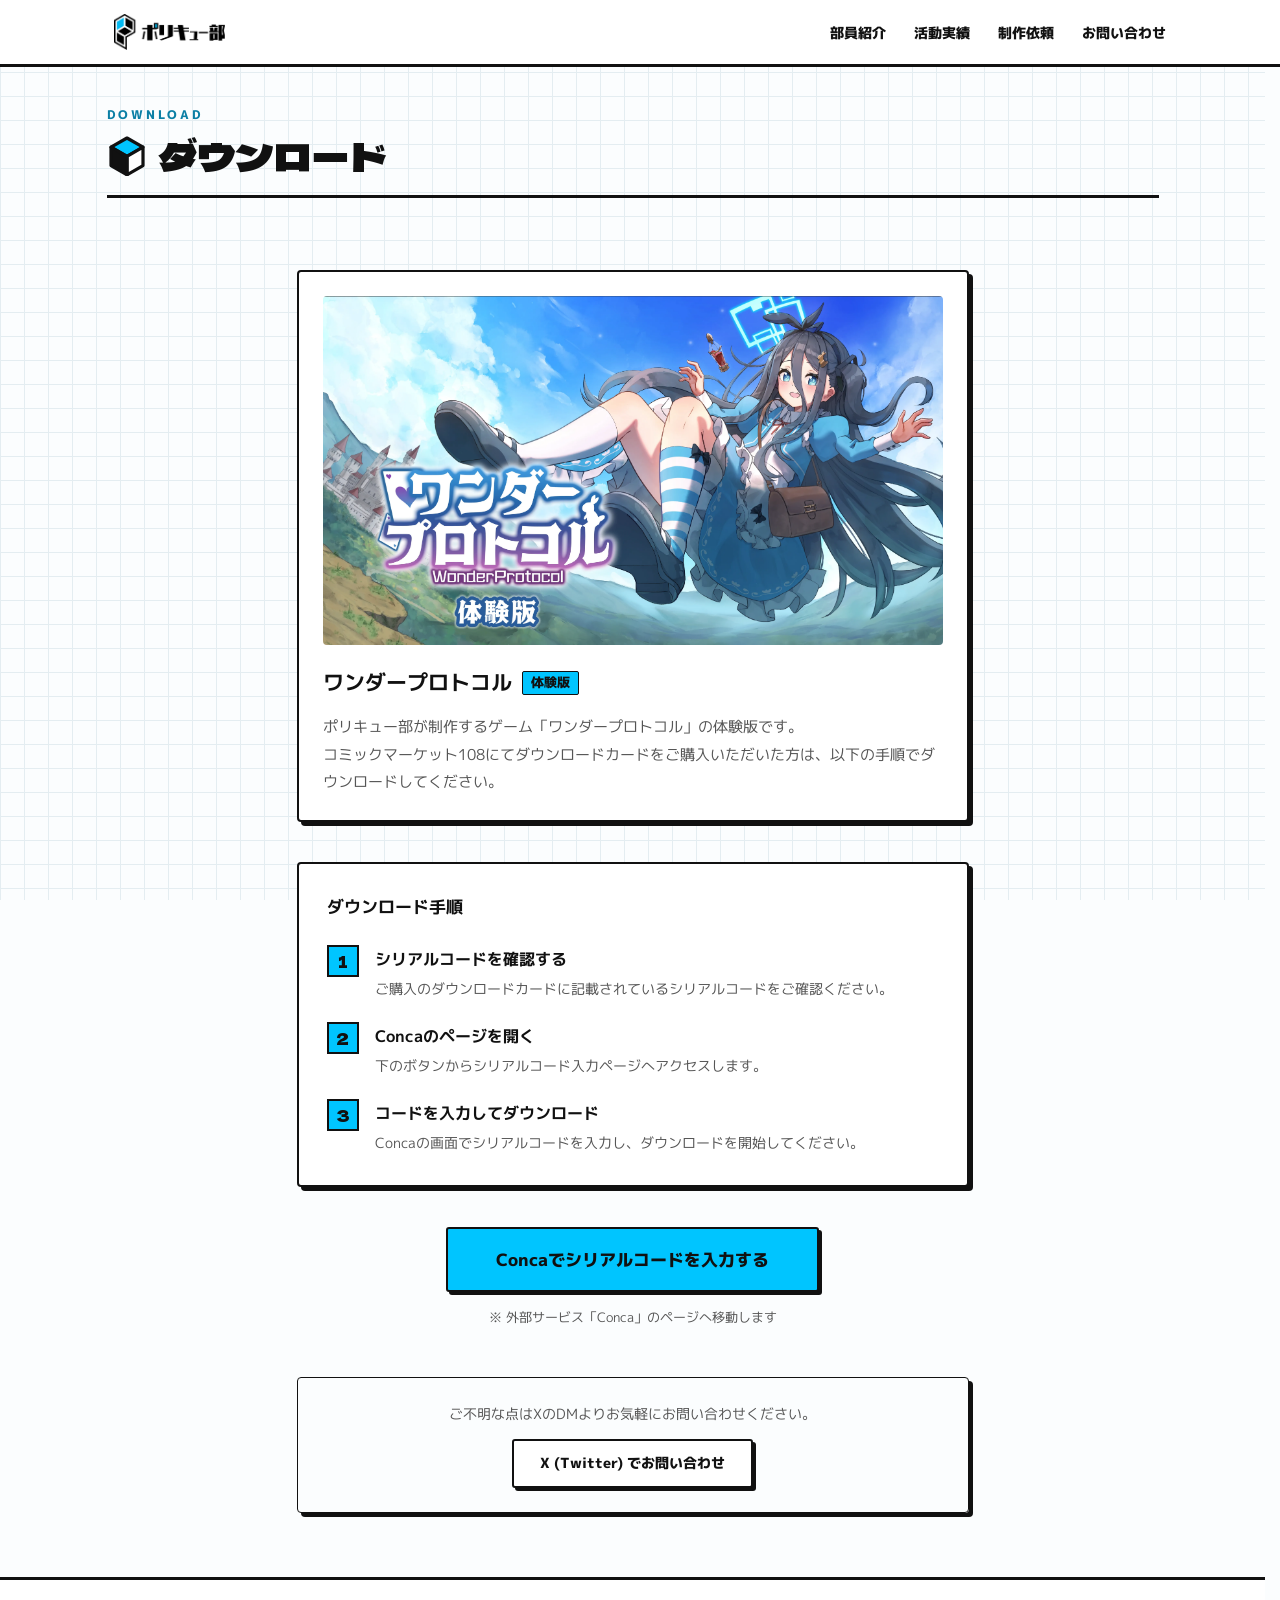
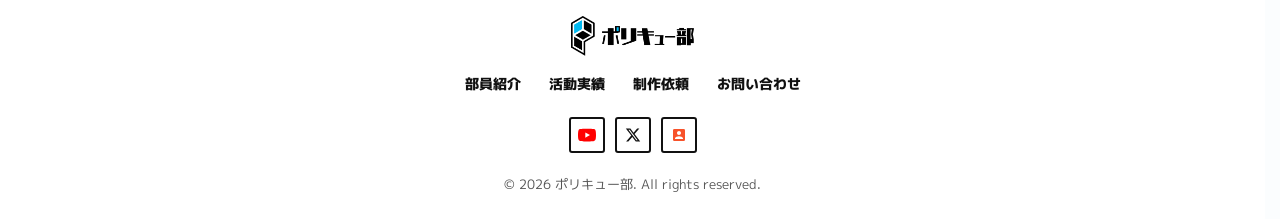
<file: c108download.html>
<!DOCTYPE html>
<html lang="ja">
<head>
  <meta charset="UTF-8">
  <meta name="viewport" content="width=device-width, initial-scale=1.0">
  <meta name="robots" content="noindex, noai, noimageai">
  <meta name="description" content="ワンダープロトコル体験版 ダウンロードカード購入者向けページ">
  <meta property="og:type" content="website">
  <meta property="og:site_name" content="ポリキュー部">
  <meta property="og:title" content="ダウンロードカード | ポリキュー部">
  <meta property="og:description" content="ワンダープロトコル体験版 ダウンロードカード購入者向けページ">
  <meta property="og:image" content="https://polycube-3dcg.github.io/polycube-hp/images/logo_initialize_.webp">
  <meta property="og:url" content="https://polycube-3dcg.github.io/polycube-hp/c108download.html">
  <meta name="twitter:card" content="summary_large_image">
  <meta name="twitter:site" content="@Polycube_3DCG">
  <title>ダウンロードカード | ポリキュー部</title>
  <link rel="stylesheet" href="css/style.css">
  <style>
    .card:hover { transform: none; box-shadow: var(--shadow-card); }
  </style>
</head>
<body>

  <nav>
    <div class="nav-inner">
      <a href="index.html" class="nav-logo">
        <img src="images/logo.webp" alt="ポリキュー部" class="nav-logo-img">
      </a>
      <ul class="nav-links">
        <li><a href="members.html">部員紹介</a></li>
        <li><a href="achievements.html">活動実績</a></li>
        <li><a href="commission.html">制作依頼</a></li>
        <li><a href="contact.html">お問い合わせ</a></li>
      </ul>
      <button class="nav-hamburger" id="nav-hamburger" aria-label="メニューを開く" aria-expanded="false">
        <span></span><span></span><span></span>
      </button>
    </div>
  </nav>

  <div class="page-header">
    <div class="container">
      <h1 class="section-title">ダウンロード</h1>
      <span class="page-header-rule"></span>
      <p class="section-subtitle">Download</p>
    </div>
  </div>

  <section>
    <div class="container" style="max-width: 720px;">

      <!-- 商品紹介 -->
      <div class="card" style="margin-bottom: 40px;">
        <img src="images/c108.webp" alt="コミックマーケット108 ワンダープロトコル体験版"
             style="width: 100%; display: block; border-radius: var(--radius); max-height: 360px; object-fit: cover; object-position: center;">
        <div style="padding: 20px 0 0;">
          <div style="display: flex; align-items: center; gap: 10px; margin-bottom: 12px;">
            <h2 style="font-size: 1.3rem; font-weight: 700; margin: 0;"><span translate="no">ワンダープロトコル</span></h2>
            <span class="tag tag-main" style="font-size: 0.8rem;">体験版</span>
          </div>
          <p style="font-size: 0.95rem; color: var(--color-text-muted); line-height: 1.8;">
            <span translate="no">ポリキュー部</span>が制作するゲーム「<span translate="no">ワンダープロトコル</span>」の体験版です。<br>
            コミックマーケット108にてダウンロードカードをご購入いただいた方は、以下の手順でダウンロードしてください。
          </p>
        </div>
      </div>

      <!-- ダウンロード手順 -->
      <div class="card" style="margin-bottom: 40px; padding: 28px;">
        <h3 style="font-size: 1.05rem; font-weight: 700; margin-bottom: 24px;">ダウンロード手順</h3>
        <ol style="list-style: none; padding: 0; margin: 0; display: flex; flex-direction: column; gap: 20px;">
          <li style="display: flex; gap: 16px; align-items: flex-start;">
            <span class="step-num">1</span>
            <div>
              <div style="font-weight: 600; margin-bottom: 4px;">シリアルコードを確認する</div>
              <div style="font-size: 0.9rem; color: var(--color-text-muted);">ご購入のダウンロードカードに記載されているシリアルコードをご確認ください。</div>
            </div>
          </li>
          <li style="display: flex; gap: 16px; align-items: flex-start;">
            <span class="step-num">2</span>
            <div>
              <div style="font-weight: 600; margin-bottom: 4px;">Concaのページを開く</div>
              <div style="font-size: 0.9rem; color: var(--color-text-muted);">下のボタンからシリアルコード入力ページへアクセスします。</div>
            </div>
          </li>
          <li style="display: flex; gap: 16px; align-items: flex-start;">
            <span class="step-num">3</span>
            <div>
              <div style="font-weight: 600; margin-bottom: 4px;">コードを入力してダウンロード</div>
              <div style="font-size: 0.9rem; color: var(--color-text-muted);">Concaの画面でシリアルコードを入力し、ダウンロードを開始してください。</div>
            </div>
          </li>
        </ol>
      </div>

      <!-- ダウンロードボタン -->
      <div style="text-align: center; margin-bottom: 48px;">
        <!-- ▼ href の "#" を Conca のシリアルコード入力ページURL に変更してください -->
        <a href="https://conca.cc/d/pjwp" target="_blank" rel="noopener" class="btn btn-primary" style="font-size: 1.05rem; padding: 16px 48px;">
          Concaでシリアルコードを入力する
        </a>
        <p style="font-size: 0.82rem; color: var(--color-text-muted); margin-top: 14px;">
          ※ 外部サービス「Conca」のページへ移動します
        </p>
      </div>

      <!-- お問い合わせ -->
      <div class="card" style="padding: 24px; text-align: center; background: transparent; border: 1px solid var(--color-border);">
        <p style="font-size: 0.9rem; color: var(--color-text-muted); margin-bottom: 12px;">
          ご不明な点はXのDMよりお気軽にお問い合わせください。
        </p>
        <a href="https://x.com/Polycube_3DCG" target="_blank" rel="noopener" class="btn btn-outline" style="font-size: 0.9rem;">
          X (Twitter) でお問い合わせ
        </a>
      </div>

    </div>
  </section>

  <footer>
    <div class="footer-inner">
      <img src="images/logo.webp" alt="ポリキュー部" class="footer-logo-img">
      <ul class="footer-nav">
        <li><a href="members.html">部員紹介</a></li>
        <li><a href="achievements.html">活動実績</a></li>
        <li><a href="commission.html">制作依頼</a></li>
        <li><a href="contact.html">お問い合わせ</a></li>
      </ul>
      <div class="footer-sns-row">
        <a href="https://www.youtube.com/@%E3%83%9D%E3%83%AA%E3%82%AD%E3%83%A5%E3%83%BC%E9%83%A8" target="_blank" rel="noopener" class="footer-sns-icon" aria-label="YouTube">
          <svg width="18" height="18" viewBox="0 0 24 24"><path fill="#ff0000" d="M23.5 6.2a3 3 0 0 0-2.1-2.1C19.5 3.5 12 3.5 12 3.5s-7.5 0-9.4.6A3 3 0 0 0 .5 6.2C0 8.1 0 12 0 12s0 3.9.5 5.8a3 3 0 0 0 2.1 2.1c1.9.6 9.4.6 9.4.6s7.5 0 9.4-.6a3 3 0 0 0 2.1-2.1C24 15.9 24 12 24 12s0-3.9-.5-5.8z"/><path fill="#fff" d="M9.75 15.5V8.5l6.25 3.5-6.25 3.5z"/></svg>
        </a>
        <a href="https://x.com/Polycube_3DCG" target="_blank" rel="noopener" class="footer-sns-icon" aria-label="X (Twitter)">
          <svg width="16" height="16" viewBox="0 0 24 24" fill="currentColor"><path d="M18.244 2.25h3.308l-7.227 8.26 8.502 11.24H16.17l-5.214-6.817L4.99 21.75H1.68l7.73-8.835L1.254 2.25H8.08l4.713 6.231zm-1.161 17.52h1.833L7.084 4.126H5.117z"/></svg>
        </a>
        <a href="https://polycube.booth.pm/" target="_blank" rel="noopener" class="footer-sns-icon" aria-label="Booth">
          <svg width="16" height="16" viewBox="0 0 24 24" fill="currentColor"><path d="M19 3H5a2 2 0 0 0-2 2v14a2 2 0 0 0 2 2h14a2 2 0 0 0 2-2V5a2 2 0 0 0-2-2zm-7 3c1.66 0 3 1.34 3 3s-1.34 3-3 3-3-1.34-3-3 1.34-3 3-3zm6 12H6v-1c0-2 4-3.1 6-3.1s6 1.1 6 3.1v1z"/></svg>
        </a>
      </div>
      <p class="footer-copy">&copy; 2026 <span translate="no">ポリキュー部</span>. All rights reserved.</p>
    </div>
  </footer>

  <script src="js/main.js"></script>
</body>
</html>
</file>
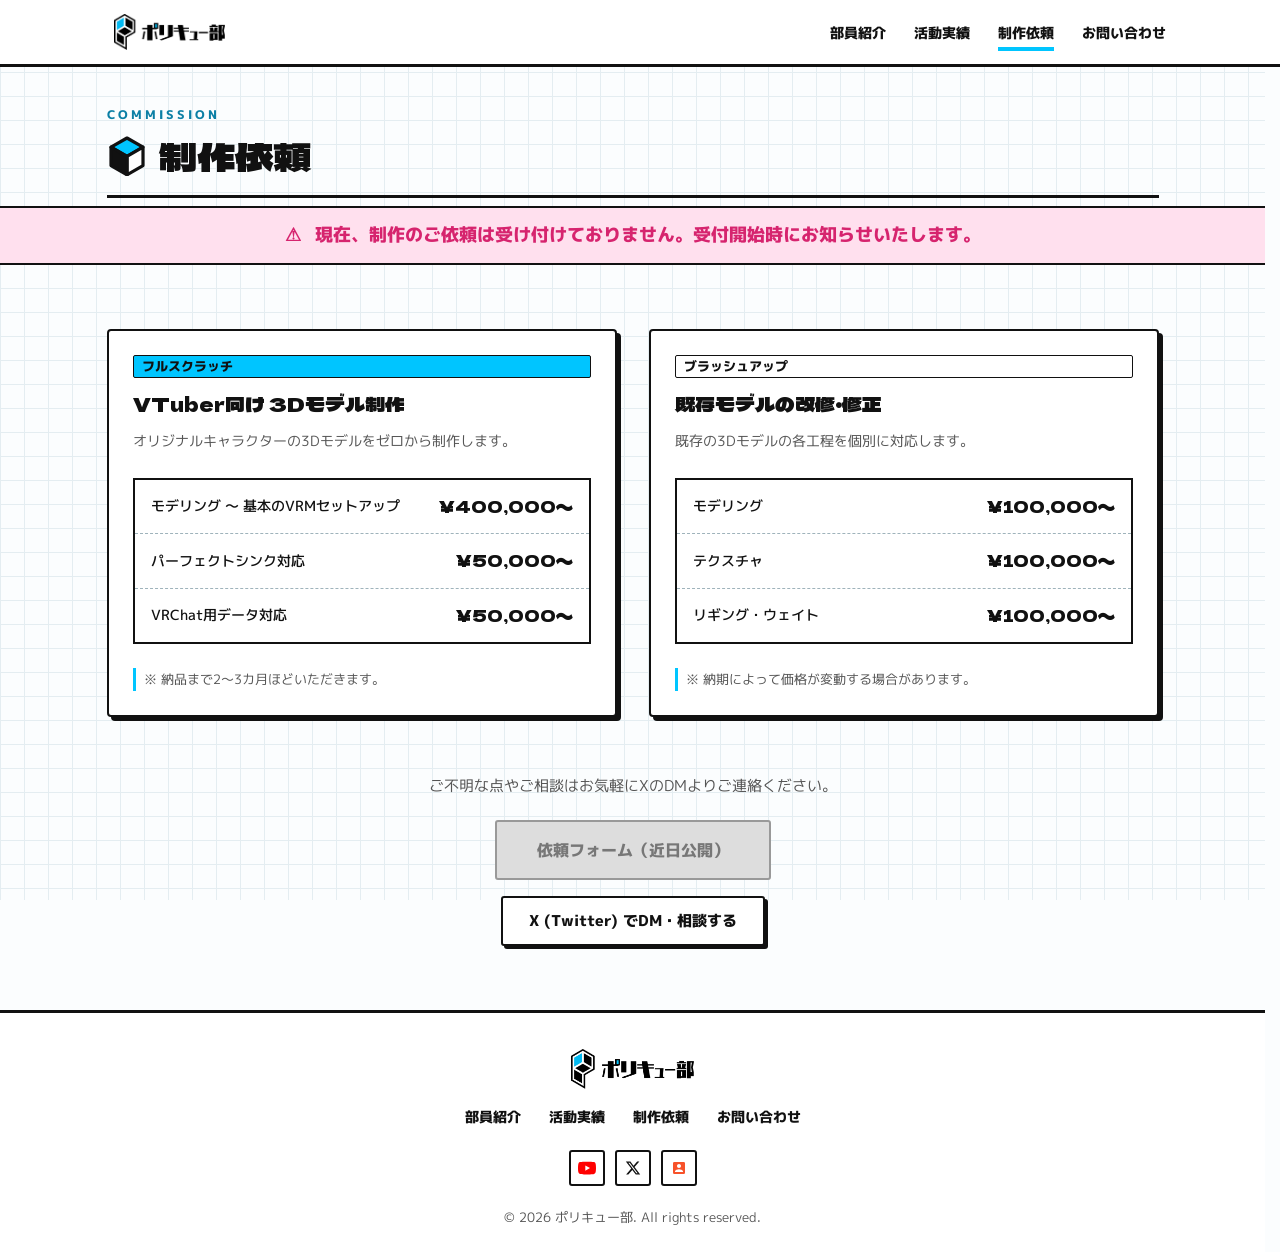
<file: commission.html>
<!DOCTYPE html>
<html lang="ja">
<head>
  <meta charset="UTF-8">
  <meta name="viewport" content="width=device-width, initial-scale=1.0">
  <meta name="robots" content="noai, noimageai">
  <meta name="description" content="ポリキュー部 - 制作依頼・料金案内">
  <meta property="og:type" content="website">
  <meta property="og:site_name" content="ポリキュー部">
  <meta property="og:title" content="制作依頼 | ポリキュー部">
  <meta property="og:description" content="3DCGモデル制作の依頼・料金案内ページです。">
  <meta property="og:image" content="https://polycube-3dcg.github.io/polycube-hp/images/logo_initialize_.webp">
  <meta property="og:url" content="https://polycube-3dcg.github.io/polycube-hp/commission.html">
  <meta name="twitter:card" content="summary_large_image">
  <meta name="twitter:site" content="@Polycube_3DCG">
  <title>制作依頼 | ポリキュー部</title>
  <link rel="stylesheet" href="css/style.css">
</head>
<body>

  <nav>
    <div class="nav-inner">
      <a href="index.html" class="nav-logo">
        <img src="images/logo.webp" alt="ポリキュー部" class="nav-logo-img">
      </a>
      <ul class="nav-links">
        <li><a href="members.html">部員紹介</a></li>
        <li><a href="achievements.html">活動実績</a></li>
        <li><a href="commission.html">制作依頼</a></li>
        <li><a href="contact.html">お問い合わせ</a></li>
      </ul>
      <button class="nav-hamburger" id="nav-hamburger" aria-label="メニューを開く" aria-expanded="false">
        <span></span><span></span><span></span>
      </button>
    </div>
  </nav>

  <div class="page-header">
    <div class="container">
      <h1 class="section-title">制作依頼</h1>
      <span class="page-header-rule"></span>
      <p class="section-subtitle">Commission</p>
    </div>
  </div>

  <!-- ▼ 受付状況バー：状況に応じて切り替える ▼ -->

  <!-- 受付中の時はこちらに切り替え
  <div class="commission-status-bar commission-status-bar--open">
    <div class="container">
      受付中
      <span class="commission-status-sub">着手開始時期：2026年9月～</span>
    </div>
  </div>
  -->

  <!-- 受付停止時（現在表示中） -->
  <div class="commission-status-bar">
    <div class="container">
      <span class="commission-status-icon">⚠</span>
      現在、制作のご依頼は受け付けておりません。受付開始時にお知らせいたします。
    </div>
  </div>

  <section>
    <div class="container">
      <div class="commission-layout">

        <!-- VTuber向けフルスクラッチ -->
        <div class="card commission-card">
          <div class="commission-card-header">
            <span class="tag tag-main" style="font-size:0.8rem;">フルスクラッチ</span>
            <h2 class="commission-title">VTuber向け 3Dモデル制作</h2>
            <p class="commission-desc">オリジナルキャラクターの3Dモデルをゼロから制作します。</p>
          </div>
          <div class="commission-items">
            <div class="commission-item">
              <div class="commission-item-name">モデリング ～ 基本のVRMセットアップ</div>
              <div class="commission-item-price">¥400,000〜</div>
            </div>
            <div class="commission-item">
              <div class="commission-item-name">パーフェクトシンク対応</div>
              <div class="commission-item-price">¥50,000〜</div>
            </div>
            <div class="commission-item">
              <div class="commission-item-name">VRChat用データ対応</div>
              <div class="commission-item-price">¥50,000〜</div>
            </div>
          </div>
          <p class="commission-note">※ 納品まで2〜3カ月ほどいただきます。</p>
        </div>

        <!-- ブラッシュアップ -->
        <div class="card commission-card">
          <div class="commission-card-header">
            <span class="tag tag-purple" style="font-size:0.8rem;">ブラッシュアップ</span>
            <h2 class="commission-title">既存モデルの改修・修正</h2>
            <p class="commission-desc">既存の3Dモデルの各工程を個別に対応します。</p>
          </div>
          <div class="commission-items">
            <div class="commission-item">
              <div class="commission-item-name">モデリング</div>
              <div class="commission-item-price">¥100,000〜</div>
            </div>
            <div class="commission-item">
              <div class="commission-item-name">テクスチャ</div>
              <div class="commission-item-price">¥100,000〜</div>
            </div>
            <div class="commission-item">
              <div class="commission-item-name">リギング・ウェイト</div>
              <div class="commission-item-price">¥100,000〜</div>
            </div>
          </div>
          <p class="commission-note">※ 納期によって価格が変動する場合があります。</p>
        </div>

      </div>

      <!-- 依頼ボタン -->
      <div style="text-align:center; margin-top:56px;">
        <p style="font-size:0.95rem; color:var(--color-text-muted); margin-bottom:20px;">
          ご不明な点やご相談はお気軽にXのDMよりご連絡ください。
        </p>
        <!-- 受付開始時はコメントアウトを外してspanを削除
        <a href="https://docs.google.com/forms/d/e/1FAIpQLSchhwswB7Pv5vmNMF-x2mRxb0qWkuF45n_u8TO_YKFjib921Q/viewform?usp=sharing&ouid=115923661382046268799" target="_blank" rel="noopener" class="btn btn-primary" style="font-size:1rem; padding:14px 40px;">
          依頼フォームを開く
        </a>
        -->
        <span class="btn btn-primary btn-disabled" style="font-size:1rem; padding:14px 40px;">
          依頼フォーム（近日公開）
        </span>
        <div style="margin-top:16px;">
          <a href="https://x.com/Polycube_3DCG" target="_blank" rel="noopener" class="btn btn-outline" style="font-size:0.95rem;">
            X (Twitter) でDM・相談する
          </a>
        </div>
      </div>
    </div>
  </section>

  <footer>
    <div class="footer-inner">
      <img src="images/logo.webp" alt="ポリキュー部" class="footer-logo-img">
      <ul class="footer-nav">
        <li><a href="members.html">部員紹介</a></li>
        <li><a href="achievements.html">活動実績</a></li>
        <li><a href="commission.html">制作依頼</a></li>
        <li><a href="contact.html">お問い合わせ</a></li>
      </ul>
      <div class="footer-sns-row">
        <a href="https://www.youtube.com/@%E3%83%9D%E3%83%AA%E3%82%AD%E3%83%A5%E3%83%BC%E9%83%A8" target="_blank" rel="noopener" class="footer-sns-icon" aria-label="YouTube">
          <svg width="18" height="18" viewBox="0 0 24 24"><path fill="#ff0000" d="M23.5 6.2a3 3 0 0 0-2.1-2.1C19.5 3.5 12 3.5 12 3.5s-7.5 0-9.4.6A3 3 0 0 0 .5 6.2C0 8.1 0 12 0 12s0 3.9.5 5.8a3 3 0 0 0 2.1 2.1c1.9.6 9.4.6 9.4.6s7.5 0 9.4-.6a3 3 0 0 0 2.1-2.1C24 15.9 24 12 24 12s0-3.9-.5-5.8z"/><path fill="#fff" d="M9.75 15.5V8.5l6.25 3.5-6.25 3.5z"/></svg>
        </a>
        <a href="https://x.com/Polycube_3DCG" target="_blank" rel="noopener" class="footer-sns-icon" aria-label="X (Twitter)">
          <svg width="16" height="16" viewBox="0 0 24 24" fill="currentColor"><path d="M18.244 2.25h3.308l-7.227 8.26 8.502 11.24H16.17l-5.214-6.817L4.99 21.75H1.68l7.73-8.835L1.254 2.25H8.08l4.713 6.231zm-1.161 17.52h1.833L7.084 4.126H5.117z"/></svg>
        </a>
        <a href="https://polycube.booth.pm/" target="_blank" rel="noopener" class="footer-sns-icon" aria-label="Booth">
          <svg width="16" height="16" viewBox="0 0 24 24" fill="currentColor"><path d="M19 3H5a2 2 0 0 0-2 2v14a2 2 0 0 0 2 2h14a2 2 0 0 0 2-2V5a2 2 0 0 0-2-2zm-7 3c1.66 0 3 1.34 3 3s-1.34 3-3 3-3-1.34-3-3 1.34-3 3-3zm6 12H6v-1c0-2 4-3.1 6-3.1s6 1.1 6 3.1v1z"/></svg>
        </a>
      </div>
      <p class="footer-copy">&copy; 2026 <span translate="no">ポリキュー部</span>. All rights reserved.</p>
    </div>
  </footer>

  <script src="js/main.js"></script>
</body>
</html>
</file>
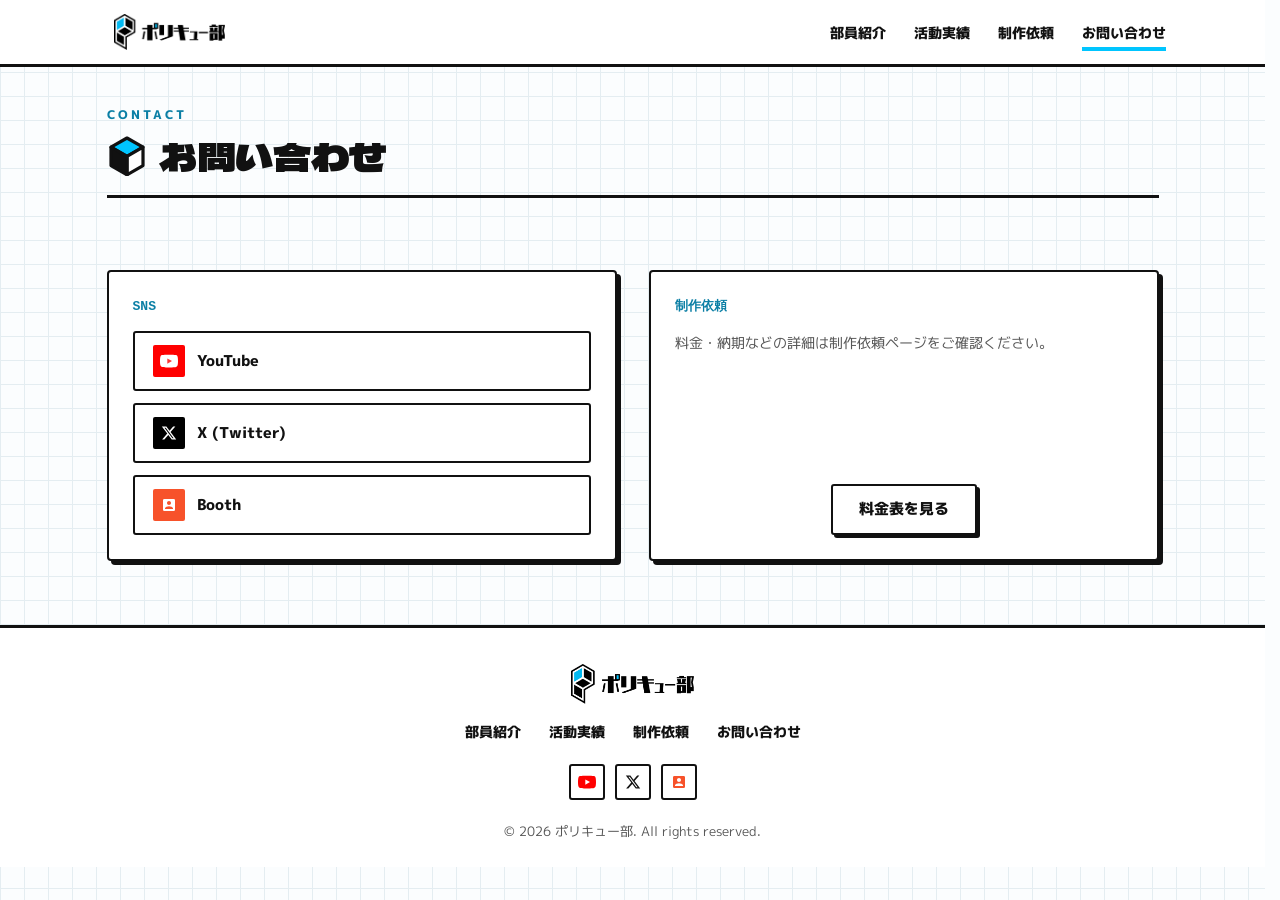
<file: contact.html>
<!DOCTYPE html>
<html lang="ja">
<head>
  <meta charset="UTF-8">
  <meta name="viewport" content="width=device-width, initial-scale=1.0">
  <meta name="robots" content="noai, noimageai">
  <meta name="description" content="ポリキュー部 - お問い合わせ">
  <meta property="og:type" content="website">
  <meta property="og:site_name" content="ポリキュー部">
  <meta property="og:title" content="お問い合わせ | ポリキュー部">
  <meta property="og:description" content="3DCG・ゲーム制作サークル「ポリキュー部」へのお問い合わせ・SNSリンクはこちら。">
  <meta property="og:image" content="https://polycube-3dcg.github.io/polycube-hp/images/logo_initialize_.webp">
  <meta property="og:url" content="https://polycube-3dcg.github.io/polycube-hp/contact.html">
  <meta name="twitter:card" content="summary_large_image">
  <meta name="twitter:site" content="@Polycube_3DCG">
  <title>お問い合わせ | ポリキュー部</title>
  <link rel="stylesheet" href="css/style.css">
</head>
<body>

  <nav>
    <div class="nav-inner">
      <a href="index.html" class="nav-logo">
        <img src="images/logo.webp" alt="ポリキュー部" class="nav-logo-img">
      </a>
      <ul class="nav-links">
        <li><a href="members.html">部員紹介</a></li>
        <li><a href="achievements.html">活動実績</a></li>
        <li><a href="commission.html">制作依頼</a></li>
        <li><a href="contact.html">お問い合わせ</a></li>
      </ul>
      <button class="nav-hamburger" id="nav-hamburger" aria-label="メニューを開く" aria-expanded="false">
        <span></span><span></span><span></span>
      </button>
    </div>
  </nav>

  <div class="page-header">
    <div class="container">
      <h1 class="section-title">お問い合わせ</h1>
      <span class="page-header-rule"></span>
      <p class="section-subtitle">Contact</p>
    </div>
  </div>

  <section>
    <div class="container">
      <div class="contact-grid">

        <!-- SNSリンク -->
        <div class="card">
          <div class="contact-label">SNS</div>
          <div class="sns-links">
            <a href="https://www.youtube.com/@%E3%83%9D%E3%83%AA%E3%82%AD%E3%83%A5%E3%83%BC%E9%83%A8" target="_blank" rel="noopener" class="sns-link">
              <div class="sns-icon" style="background:#ff0000; color:#fff;">
                <svg width="18" height="18" viewBox="0 0 24 24"><path fill="#fff" d="M23.5 6.2a3 3 0 0 0-2.1-2.1C19.5 3.5 12 3.5 12 3.5s-7.5 0-9.4.6A3 3 0 0 0 .5 6.2C0 8.1 0 12 0 12s0 3.9.5 5.8a3 3 0 0 0 2.1 2.1c1.9.6 9.4.6 9.4.6s7.5 0 9.4-.6a3 3 0 0 0 2.1-2.1C24 15.9 24 12 24 12s0-3.9-.5-5.8z"/><path fill="rgba(255,0,0,0.8)" d="M9.75 15.5V8.5l6.25 3.5-6.25 3.5z"/></svg>
              </div>
              <span>YouTube</span>
            </a>
            <a href="https://x.com/Polycube_3DCG" target="_blank" rel="noopener" class="sns-link">
              <div class="sns-icon" style="background:#000; color:#fff;">
                <svg width="16" height="16" viewBox="0 0 24 24" fill="white"><path d="M18.244 2.25h3.308l-7.227 8.26 8.502 11.24H16.17l-5.214-6.817L4.99 21.75H1.68l7.73-8.835L1.254 2.25H8.08l4.713 6.231zm-1.161 17.52h1.833L7.084 4.126H5.117z"/></svg>
              </div>
              <span>X (Twitter)</span>
            </a>
            <a href="https://polycube.booth.pm/" target="_blank" rel="noopener" class="sns-link">
              <div class="sns-icon" style="background:#f7522a; color:#fff;">
                <svg width="16" height="16" viewBox="0 0 24 24" fill="white"><path d="M19 3H5a2 2 0 0 0-2 2v14a2 2 0 0 0 2 2h14a2 2 0 0 0 2-2V5a2 2 0 0 0-2-2zm-7 3c1.66 0 3 1.34 3 3s-1.34 3-3 3-3-1.34-3-3 1.34-3 3-3zm6 12H6v-1c0-2 4-3.1 6-3.1s6 1.1 6 3.1v1z"/></svg>
              </div>
              <span>Booth</span>
            </a>
          </div>
        </div>

        <!-- 制作依頼 -->
        <div class="card" style="display:flex; flex-direction:column;">
          <div class="contact-label">制作依頼</div>
          <p style="font-size:0.9rem; color:var(--color-text-muted); margin-bottom:20px; line-height:1.8;">
            料金・納期などの詳細は制作依頼ページをご確認ください。
          </p>
          <div style="margin-top:auto; display:flex; justify-content:center;">
            <a href="commission.html" class="btn btn-outline">料金表を見る</a>
          </div>
        </div>

      </div>
    </div>
  </section>

  <footer>
    <div class="footer-inner">
      <img src="images/logo.webp" alt="ポリキュー部" class="footer-logo-img">
      <ul class="footer-nav">
        <li><a href="members.html">部員紹介</a></li>
        <li><a href="achievements.html">活動実績</a></li>
        <li><a href="commission.html">制作依頼</a></li>
        <li><a href="contact.html">お問い合わせ</a></li>
      </ul>
      <div class="footer-sns-row">
        <a href="https://www.youtube.com/@%E3%83%9D%E3%83%AA%E3%82%AD%E3%83%A5%E3%83%BC%E9%83%A8" target="_blank" rel="noopener" class="footer-sns-icon" aria-label="YouTube">
          <svg width="18" height="18" viewBox="0 0 24 24"><path fill="#ff0000" d="M23.5 6.2a3 3 0 0 0-2.1-2.1C19.5 3.5 12 3.5 12 3.5s-7.5 0-9.4.6A3 3 0 0 0 .5 6.2C0 8.1 0 12 0 12s0 3.9.5 5.8a3 3 0 0 0 2.1 2.1c1.9.6 9.4.6 9.4.6s7.5 0 9.4-.6a3 3 0 0 0 2.1-2.1C24 15.9 24 12 24 12s0-3.9-.5-5.8z"/><path fill="#fff" d="M9.75 15.5V8.5l6.25 3.5-6.25 3.5z"/></svg>
        </a>
        <a href="https://x.com/Polycube_3DCG" target="_blank" rel="noopener" class="footer-sns-icon" aria-label="X (Twitter)">
          <svg width="16" height="16" viewBox="0 0 24 24" fill="currentColor"><path d="M18.244 2.25h3.308l-7.227 8.26 8.502 11.24H16.17l-5.214-6.817L4.99 21.75H1.68l7.73-8.835L1.254 2.25H8.08l4.713 6.231zm-1.161 17.52h1.833L7.084 4.126H5.117z"/></svg>
        </a>
        <a href="https://polycube.booth.pm/" target="_blank" rel="noopener" class="footer-sns-icon" aria-label="Booth">
          <svg width="16" height="16" viewBox="0 0 24 24" fill="currentColor"><path d="M19 3H5a2 2 0 0 0-2 2v14a2 2 0 0 0 2 2h14a2 2 0 0 0 2-2V5a2 2 0 0 0-2-2zm-7 3c1.66 0 3 1.34 3 3s-1.34 3-3 3-3-1.34-3-3 1.34-3 3-3zm6 12H6v-1c0-2 4-3.1 6-3.1s6 1.1 6 3.1v1z"/></svg>
        </a>
      </div>
      <p class="footer-copy">&copy; 2026 <span translate="no">ポリキュー部</span>. All rights reserved.</p>
    </div>
  </footer>

  <script src="js/main.js"></script>
</body>
</html>
</file>
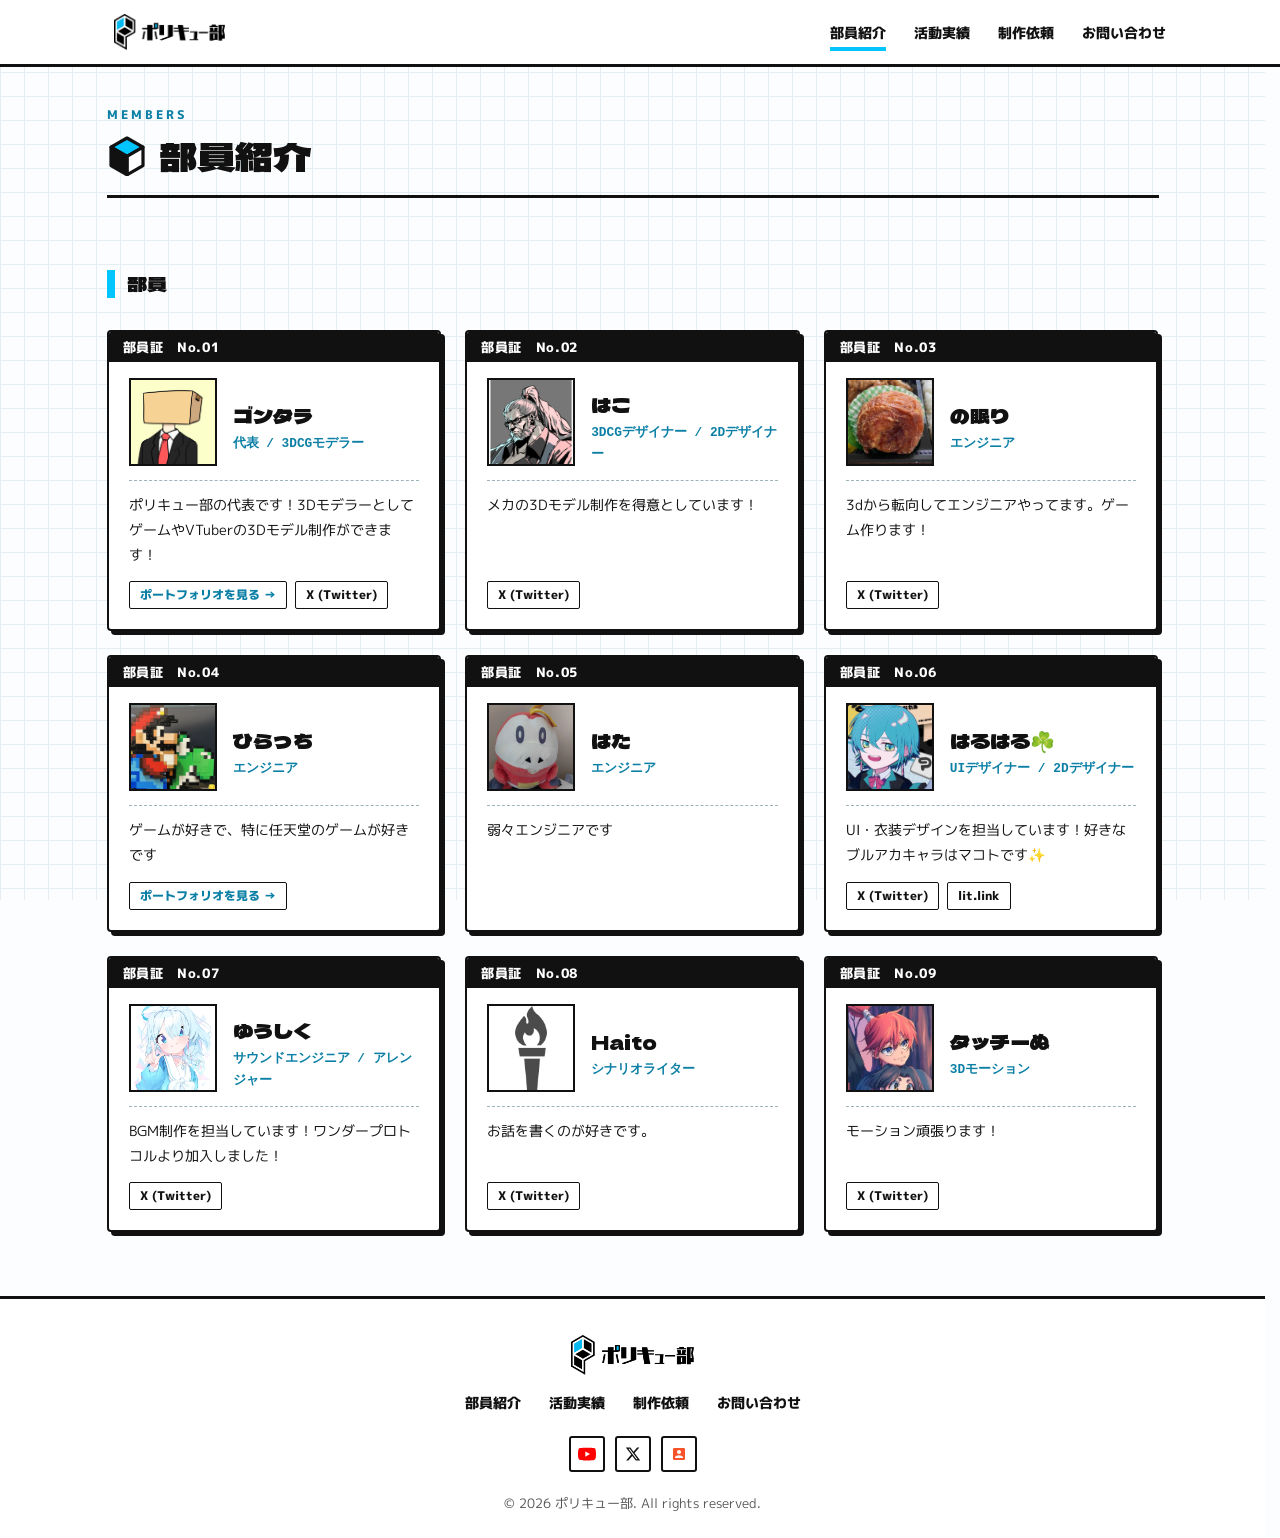
<file: members.html>
<!DOCTYPE html>
<html lang="ja">
<head>
  <meta charset="UTF-8">
  <meta name="viewport" content="width=device-width, initial-scale=1.0">
  <meta name="robots" content="noai, noimageai">
  <meta name="description" content="ポリキュー部 - 部員紹介">
  <meta property="og:type" content="website">
  <meta property="og:site_name" content="ポリキュー部">
  <meta property="og:title" content="部員紹介 | ポリキュー部">
  <meta property="og:description" content="3DCG・ゲーム制作サークル「ポリキュー部」のメンバー紹介ページです。">
  <meta property="og:image" content="https://polycube-3dcg.github.io/polycube-hp/images/logo_initialize_.webp">
  <meta property="og:url" content="https://polycube-3dcg.github.io/polycube-hp/members.html">
  <meta name="twitter:card" content="summary_large_image">
  <meta name="twitter:site" content="@Polycube_3DCG">
  <title>部員紹介 | ポリキュー部</title>
  <link rel="stylesheet" href="css/style.css">
</head>
<body>

  <nav>
    <div class="nav-inner">
      <a href="index.html" class="nav-logo">
        <img src="images/logo.webp" alt="ポリキュー部" class="nav-logo-img">
      </a>
      <ul class="nav-links">
        <li><a href="members.html">部員紹介</a></li>
        <li><a href="achievements.html">活動実績</a></li>
        <li><a href="commission.html">制作依頼</a></li>
        <li><a href="contact.html">お問い合わせ</a></li>
      </ul>
      <button class="nav-hamburger" id="nav-hamburger" aria-label="メニューを開く" aria-expanded="false">
        <span></span><span></span><span></span>
      </button>
    </div>
  </nav>

  <div class="page-header">
    <div class="container">
      <h1 class="section-title">部員紹介</h1>
      <span class="page-header-rule"></span>
      <p class="section-subtitle">Members</p>
    </div>
  </div>

  <!-- 部員 -->
  <section>
    <div class="container">
      <h2 class="subsection-title" style="margin-bottom:32px;">部員</h2>
      <div class="members-grid">

        <div class="card member-card member-card--portfolio" onclick="openPortfolio('images/Gontara_Portfolio_260706.pdf')" style="cursor:pointer;">
          <img src="images/introduce_ゴンタラ.webp" alt="ゴンタラ" class="member-avatar">
          <div class="member-name" translate="no">ゴンタラ</div>
          <div class="member-role">代表 / 3DCGモデラー</div>
          <p class="member-bio"><span translate="no">ポリキュー部</span>の代表です！3DモデラーとしてゲームやVTuberの3Dモデル制作ができます！</p>
          <div class="member-sns">
            <a href="images/Gontara_Portfolio_260706.pdf" target="_blank" rel="noopener" style="color:var(--color-main-dark);" onclick="event.stopPropagation(); event.preventDefault(); openPortfolio(this.getAttribute('href'))">ポートフォリオを見る →</a>
            <a href="https://x.com/Gontara_3DCG" target="_blank" rel="noopener" onclick="event.stopPropagation()">X (Twitter)</a>
          </div>
        </div>

        <div class="card member-card">
          <img src="images/introduce_はこ.webp" alt="はこ" class="member-avatar">
          <div class="member-name" translate="no">はこ</div>
          <div class="member-role">3DCGデザイナー / 2Dデザイナー</div>
          <p class="member-bio">メカの3Dモデル制作を得意としています！</p>
          <div class="member-sns">
            <a href="https://x.com/harataroo?s=21&t=xXiSGdWOzNZ9USSO3m7gCg" target="_blank" rel="noopener">X (Twitter)</a>
          </div>
        </div>

        <div class="card member-card">
          <img src="images/introduce_の眠り.webp" alt="の眠り" class="member-avatar">
          <div class="member-name" translate="no">の眠り</div>
          <div class="member-role">エンジニア</div>
          <p class="member-bio">3dから転向してエンジニアやってます。ゲーム作ります！</p>
          <div class="member-sns">
            <a href="https://x.com/IKSlumber" target="_blank" rel="noopener">X (Twitter)</a>
          </div>
        </div>

        <div class="card member-card">
          <img src="images/introduce_ひらっち.webp" alt="ひらっち" class="member-avatar">
          <div class="member-name" translate="no">ひらっち</div>
          <div class="member-role">エンジニア</div>
          <p class="member-bio">ゲームが好きで、特に任天堂のゲームが好きです</p>
          <div class="member-sns">
            <a href="https://build-room-portfolio.hiraryo.workers.dev/" target="_blank" rel="noopener" style="color:var(--color-main-dark);">ポートフォリオを見る →</a>
          </div>
        </div>

        <div class="card member-card">
          <img src="images/introduce_はた.webp" alt="はた" class="member-avatar">
          <div class="member-name" translate="no">はた</div>
          <div class="member-role">エンジニア</div>
          <p class="member-bio">弱々エンジニアです</p>
        </div>

        <div class="card member-card">
          <img src="images/introduce_はるはる.webp" alt="はるはる" class="member-avatar">
          <div class="member-name" translate="no">はるはる☘️</div>
          <div class="member-role">UIデザイナー / 2Dデザイナー</div>
          <p class="member-bio">UI・衣装デザインを担当しています！好きなブルアカキャラはマコトです✨</p>
          <div class="member-sns">
            <a href="https://x.com/halhal_314" target="_blank" rel="noopener">X (Twitter)</a>
            <a href="https://lit.link/haruharuharuj0P" target="_blank" rel="noopener">lit.link</a>
          </div>
        </div>

        <div class="card member-card">
          <img src="images/introduce_ゆうしく.webp" alt="ゆうしく" class="member-avatar">
          <div class="member-name" translate="no">ゆうしく</div>
          <div class="member-role">サウンドエンジニア / アレンジャー</div>
          <p class="member-bio">BGM制作を担当しています！<span translate="no">ワンダープロトコル</span>より加入しました！</p>
          <div class="member-sns">
            <a href="https://x.com/ux_xusic" target="_blank" rel="noopener">X (Twitter)</a>
          </div>
        </div>

        <div class="card member-card">
          <img src="images/introduce_Haito.webp" alt="Haito" class="member-avatar">
          <div class="member-name" translate="no">Haito</div>
          <div class="member-role">シナリオライター</div>
          <p class="member-bio">お話を書くのが好きです。</p>
          <div class="member-sns">
            <a href="https://x.com/Haito_0419" target="_blank" rel="noopener">X (Twitter)</a>
          </div>
        </div>

        <div class="card member-card">
          <img src="images/introduce_タッチーぬ.webp" alt="タッチーぬ" class="member-avatar">
          <div class="member-name" translate="no">タッチーぬ</div>
          <div class="member-role">3Dモーション</div>
          <p class="member-bio">モーション頑張ります！</p>
          <div class="member-sns">
            <a href="https://x.com/tachio_1000?s=21" target="_blank" rel="noopener">X (Twitter)</a>
          </div>
        </div>

      </div>
    </div>
  </section>

  <footer>
    <div class="footer-inner">
      <img src="images/logo.webp" alt="ポリキュー部" class="footer-logo-img">
      <ul class="footer-nav">
        <li><a href="members.html">部員紹介</a></li>
        <li><a href="achievements.html">活動実績</a></li>
        <li><a href="commission.html">制作依頼</a></li>
        <li><a href="contact.html">お問い合わせ</a></li>
      </ul>
      <div class="footer-sns-row">
        <a href="https://www.youtube.com/@%E3%83%9D%E3%83%AA%E3%82%AD%E3%83%A5%E3%83%BC%E9%83%A8" target="_blank" rel="noopener" class="footer-sns-icon" aria-label="YouTube">
          <svg width="18" height="18" viewBox="0 0 24 24"><path fill="#ff0000" d="M23.5 6.2a3 3 0 0 0-2.1-2.1C19.5 3.5 12 3.5 12 3.5s-7.5 0-9.4.6A3 3 0 0 0 .5 6.2C0 8.1 0 12 0 12s0 3.9.5 5.8a3 3 0 0 0 2.1 2.1c1.9.6 9.4.6 9.4.6s7.5 0 9.4-.6a3 3 0 0 0 2.1-2.1C24 15.9 24 12 24 12s0-3.9-.5-5.8z"/><path fill="#fff" d="M9.75 15.5V8.5l6.25 3.5-6.25 3.5z"/></svg>
        </a>
        <a href="https://x.com/Polycube_3DCG" target="_blank" rel="noopener" class="footer-sns-icon" aria-label="X (Twitter)">
          <svg width="16" height="16" viewBox="0 0 24 24" fill="currentColor"><path d="M18.244 2.25h3.308l-7.227 8.26 8.502 11.24H16.17l-5.214-6.817L4.99 21.75H1.68l7.73-8.835L1.254 2.25H8.08l4.713 6.231zm-1.161 17.52h1.833L7.084 4.126H5.117z"/></svg>
        </a>
        <a href="https://polycube.booth.pm/" target="_blank" rel="noopener" class="footer-sns-icon" aria-label="Booth">
          <svg width="16" height="16" viewBox="0 0 24 24" fill="currentColor"><path d="M19 3H5a2 2 0 0 0-2 2v14a2 2 0 0 0 2 2h14a2 2 0 0 0 2-2V5a2 2 0 0 0-2-2zm-7 3c1.66 0 3 1.34 3 3s-1.34 3-3 3-3-1.34-3-3 1.34-3 3-3zm6 12H6v-1c0-2 4-3.1 6-3.1s6 1.1 6 3.1v1z"/></svg>
        </a>
      </div>
      <p class="footer-copy">&copy; 2026 <span translate="no">ポリキュー部</span>. All rights reserved.</p>
    </div>
  </footer>

  <script src="js/main.js"></script>

  <!-- PDFポートフォリオモーダル -->
  <div id="portfolio-modal" style="display:none; position:fixed; inset:0; background:rgba(0,0,0,0.75); z-index:2000; align-items:center; justify-content:center; padding:16px;">
    <div style="position:relative; width:100%; max-width:860px; height:90vh; background:#1a1a2e; border-radius:12px; overflow:hidden; display:flex; flex-direction:column;">
      <div style="display:flex; align-items:center; justify-content:space-between; padding:12px 16px; border-bottom:1px solid rgba(255,255,255,0.1); flex-shrink:0;">
        <span style="font-size:0.9rem; font-weight:600;">ポートフォリオ</span>
        <button onclick="closePortfolio()" style="background:none; border:none; color:inherit; font-size:1.4rem; cursor:pointer; line-height:1; padding:4px 8px;">✕</button>
      </div>
      <iframe id="portfolio-frame" src="" style="flex:1; border:none; width:100%;"></iframe>
    </div>
  </div>

  <script>
    function openPortfolio(src) {
      if (window.matchMedia('(max-width: 768px)').matches) {
        window.open(src, '_blank');
        return;
      }
      const modal = document.getElementById('portfolio-modal');
      document.getElementById('portfolio-frame').src = src + '#toolbar=0&navpanes=0';
      modal.style.display = 'flex';
      document.body.style.overflow = 'hidden';
    }
    function closePortfolio() {
      const modal = document.getElementById('portfolio-modal');
      modal.style.display = 'none';
      document.getElementById('portfolio-frame').src = '';
      document.body.style.overflow = '';
    }
    document.getElementById('portfolio-modal').addEventListener('click', function(e) {
      if (e.target === this) closePortfolio();
    });
    document.addEventListener('keydown', function(e) {
      if (e.key === 'Escape') closePortfolio();
    });
  </script>
</body>
</html>
</file>
<file: css/style.css>
@import url('https://fonts.googleapis.com/css2?family=Dela+Gothic+One&family=M+PLUS+1p:wght@400;500;800&family=M+PLUS+Rounded+1c:wght@800&display=swap');

/*
  デザイン方針：部活動 × 3DCG
  - 色は 黒・白・水色 が基本。ピンクはイベント関連のみ
  - グラデーション・ぼかし影・すりガラスは使わない
  - 太い黒枠 + ぼかしのない影（ハードシャドウ）
  - 背景はモデリングソフト風の方眼
*/

:root {
  --color-ink: #111;
  --color-main: #00c5ff;
  --color-main-dark: #0b7fa5;
  --color-main-pale: #d6f3ff;
  --color-pink: #ff6bae;
  --color-pink-dark: #d6246e;
  --color-pink-pale: #ffe0ee;
  --color-purple: #b48cff;
  --color-text: #111;
  --color-text-muted: #555;
  --color-bg: #fbfdfe;
  --color-grid: #e4edf1;
  --color-card: #ffffff;
  --color-card-border: #111;
  --color-border: #111;
  --line: 2px solid var(--color-ink);
  --shadow-hard: 4px 4px 0 var(--color-ink);
  --shadow-hard-sm: 3px 3px 0 var(--color-ink);
  --radius: 4px;
  --radius-sm: 3px;
  --font-head: 'Dela Gothic One', 'M PLUS 1p', sans-serif;
  --font-body: 'M PLUS 1p', 'Noto Sans JP', sans-serif;
  --font-mono: ui-monospace, 'SFMono-Regular', Consolas, 'Courier New', monospace;
  --cube-icon: url("data:image/svg+xml,%3Csvg xmlns='http://www.w3.org/2000/svg' viewBox='0 0 100 100'%3E%3Cg stroke='%23111' stroke-width='8' stroke-linejoin='round'%3E%3Cpolygon points='50,5 90,28 50,51 10,28' fill='%2300c5ff'/%3E%3Cpolygon points='90,28 90,74 50,97 50,51' fill='%23fff'/%3E%3Cpolygon points='10,28 50,51 50,97 10,74' fill='%23111'/%3E%3C/g%3E%3C/svg%3E");
}

*, *::before, *::after { box-sizing: border-box; margin: 0; padding: 0; }

/* ページが短くてスクロールバーが出ない時も、横位置がずれないよう幅を確保 */
html { scroll-behavior: smooth; scrollbar-gutter: stable; }

body {
  font-family: var(--font-body);
  color: var(--color-text);
  background-color: var(--color-bg);
  background-image:
    linear-gradient(var(--color-grid) 1px, transparent 1px),
    linear-gradient(90deg, var(--color-grid) 1px, transparent 1px);
  background-size: 24px 24px;
  background-attachment: fixed;
  min-height: 100vh;
  line-height: 1.75;
}

img { max-width: 100%; }

/* ── ナビゲーション ── */
nav {
  position: fixed;
  top: 0;
  width: 100%;
  z-index: 100;
  background: #fff;
  border-bottom: 3px solid var(--color-ink);
}

.nav-inner {
  max-width: 1100px;
  margin: 0 auto;
  padding: 0 24px;
  height: 64px;
  display: flex;
  align-items: center;
  justify-content: space-between;
}

.nav-logo { text-decoration: none; }

.nav-logo-img {
  height: 36px;
  width: auto;
  display: block;
}

.nav-links {
  display: flex;
  gap: 28px;
  list-style: none;
}

.nav-links a {
  text-decoration: none;
  color: var(--color-text);
  font-size: 0.9rem;
  font-weight: 800;
  padding: 4px 0;
  border-bottom: 4px solid transparent;
  transition: border-color 0.15s;
}

.nav-links a:hover { border-bottom-color: var(--color-main); }
.nav-links a.active { border-bottom-color: var(--color-main); }

/* ── ハンバーガーボタン ── */
.nav-hamburger {
  display: none;
  flex-direction: column;
  justify-content: center;
  gap: 5px;
  background: #fff;
  border: var(--line);
  cursor: pointer;
  padding: 7px 6px;
  z-index: 110;
}

.nav-hamburger span {
  display: block;
  width: 22px;
  height: 2px;
  background: var(--color-ink);
  transition: transform 0.2s ease, opacity 0.2s ease;
}

.nav-hamburger.open span:nth-child(1) { transform: translateY(7px) rotate(45deg); }
.nav-hamburger.open span:nth-child(2) { opacity: 0; }
.nav-hamburger.open span:nth-child(3) { transform: translateY(-7px) rotate(-45deg); }

/* ── 共通レイアウト ── */
.container {
  max-width: 1100px;
  margin: 0 auto;
  padding: 0 24px;
}

section { padding: 64px 0; }

/* 見出し：キューブアイコン + 日本語見出し */
.section-title {
  font-family: var(--font-head);
  font-weight: 400;
  font-size: 1.7rem;
  line-height: 1.3;
  display: flex;
  align-items: center;
  gap: 12px;
}

.section-title::before {
  content: '';
  width: 1.05em;
  height: 1.05em;
  flex-shrink: 0;
  background: var(--cube-icon) center / contain no-repeat;
}

/* 見出しの下に添える英字キャプション（例：NEWS） */
.section-subtitle {
  color: var(--color-main-dark);
  font-size: 0.75rem;
  font-weight: 800;
  letter-spacing: 0.25em;
  text-transform: uppercase;
  margin: 4px 0 28px;
  padding-left: calc(1.7rem * 1.05 + 12px);
}

/* ── カード ── */
.card {
  background: var(--color-card);
  border: var(--line);
  border-radius: var(--radius);
  box-shadow: var(--shadow-hard);
  padding: 24px;
  transition: transform 0.15s, box-shadow 0.15s;
}

a.card:hover,
.card[onclick]:hover {
  transform: translate(-2px, -2px);
  box-shadow: 6px 6px 0 var(--color-ink);
}

/* ── ボタン ── */
.btn {
  display: inline-block;
  padding: 10px 26px;
  border: var(--line);
  border-radius: var(--radius-sm);
  font-family: var(--font-body);
  font-weight: 800;
  font-size: 0.95rem;
  text-decoration: none;
  cursor: pointer;
  box-shadow: var(--shadow-hard-sm);
  transition: transform 0.12s, box-shadow 0.12s;
}

.btn:hover { transform: translate(-1px, -1px); box-shadow: 4px 4px 0 var(--color-ink); }
.btn:active { transform: translate(2px, 2px); box-shadow: 1px 1px 0 var(--color-ink); }

.btn-primary { background: var(--color-main); color: var(--color-ink); }
.btn-outline { background: #fff; color: var(--color-ink); }

.btn-disabled {
  background: #ddd;
  color: #777;
  border-color: #999;
  box-shadow: none;
  cursor: not-allowed;
  pointer-events: none;
}

/* ── タグ ── */
.tag {
  display: inline-block;
  padding: 0 8px;
  border: 1.5px solid var(--color-ink);
  border-radius: 2px;
  font-size: 0.75rem;
  font-weight: 800;
  line-height: 1.7;
  color: var(--color-ink);
  white-space: nowrap;
}

.tag-main   { background: var(--color-main); }
.tag-pink   { background: var(--color-pink); }
.tag-purple { background: #fff; }

/* ハンコ風スタンプ（新作・頒布中など） */
.stamp {
  display: inline-block;
  font-family: 'M PLUS Rounded 1c', var(--font-body);
  font-weight: 800;
  font-size: 0.8rem;
  line-height: 1;
  color: var(--color-pink-dark);
  background: #fff;
  border: 2.5px solid var(--color-pink-dark);
  border-radius: 50%;
  padding: 12px 7px;
  transform: rotate(-12deg);
}

/* ── ヒーロー ── */
.hero {
  padding: 64px 0 0;
  border-bottom: 3px solid var(--color-ink);
  background: #fff;
}

.hero-grid {
  max-width: none;
  padding: 0;
  display: grid;
  /* 左の文字欄は「下のセクションの左端 ＋ 文字の幅」ぶん確保する */
  grid-template-columns: max(380px, calc((100vw - 1100px) / 2 + 500px)) 1fr;
  min-height: min(560px, calc(100vh - 64px));
}

.hero-text {
  padding: 48px clamp(24px, 4vw, 56px);
  /* 広い画面では、ナビや下のセクションと左端をそろえる */
  padding-left: max(clamp(24px, 4vw, 56px), calc((100vw - 1100px) / 2 + 24px));
  display: flex;
  flex-direction: column;
  justify-content: center;
  background: var(--color-bg);
  background-image:
    linear-gradient(var(--color-grid) 1px, transparent 1px),
    linear-gradient(90deg, var(--color-grid) 1px, transparent 1px);
  background-size: 24px 24px;
}

.hero-file {
  font-size: 0.82rem;
  font-weight: 500;
  margin-bottom: 20px;
}

.hero-file-tag {
  color: var(--color-main-dark);
  font-weight: 800;
  letter-spacing: 0.2em;
}

.hero-logo {
  width: 100%;
  max-width: 400px;
  height: auto;
  display: block;
  margin-bottom: 20px;
}

.hero-sub {
  font-family: var(--font-head);
  font-size: clamp(1.4rem, 2.6vw, 2rem);
  line-height: 1.35;
  margin-bottom: 28px;
}

.hero-buttons {
  display: flex;
  gap: 14px;
  flex-wrap: wrap;
}

.hero-sns {
  display: flex;
  gap: 10px;
  margin-top: 28px;
}

.hero-sns-link {
  display: flex;
  align-items: center;
  gap: 6px;
  padding: 5px 12px;
  background: #fff;
  border: var(--line);
  border-radius: var(--radius-sm);
  color: var(--color-text);
  text-decoration: none;
  font-size: 0.78rem;
  font-weight: 800;
  transition: background 0.15s;
}

.hero-sns-link:hover { background: var(--color-main-pale); }
.hero-sns-link svg { width: 16px; height: 16px; }

/* 右側：ビューポート風のキービジュアル */
.hero-visual {
  position: relative;
  border-left: 3px solid var(--color-ink);
  background: var(--color-main-pale);
  overflow: hidden;
}

.hero-bg-slideshow { position: absolute; inset: 0; }

.hero-bg-slide {
  position: absolute;
  inset: 0;
  background-size: cover;
  background-position: 80% 45%;
  opacity: 0;
  transition: opacity 1.2s ease;
}

.hero-bg-slide.active { opacity: 1; }

/* ── フッターロゴ ── */
.footer-logo-img {
  height: 40px;
  width: auto;
  margin: 0 auto 12px;
  display: block;
}

/* ── ギャラリー ── */
.gallery-grid {
  display: grid;
  grid-template-columns: repeat(auto-fill, minmax(220px, 1fr));
  gap: 18px;
}

.gallery-item {
  position: relative;
  border: var(--line);
  border-radius: var(--radius);
  background: var(--color-card);
  aspect-ratio: 1 / 1;
  box-shadow: var(--shadow-hard-sm);
  transition: transform 0.15s, box-shadow 0.15s;
  cursor: zoom-in;
}

.gallery-item:hover {
  transform: translate(-2px, -2px);
  box-shadow: 5px 5px 0 var(--color-ink);
}

.gallery-item img {
  width: 100%;
  height: 100%;
  object-fit: cover;
  display: block;
}

.gallery-item .stamp {
  position: absolute;
  top: -12px;
  right: -10px;
  z-index: 2;
}

/* ── お知らせ（部活だより） ── */
.news-list {
  display: flex;
  flex-direction: column;
  background: #fff;
  border: var(--line);
  border-radius: var(--radius);
  box-shadow: var(--shadow-hard);
}

.news-item {
  display: flex;
  align-items: center;
  gap: 16px;
  padding: 14px 20px;
  border-bottom: 1px dashed #9fb3bb;
  text-decoration: none;
  color: var(--color-text);
  transition: background 0.15s;
}

.news-item:last-child { border-bottom: none; }
.news-item:hover { background: var(--color-main-pale); }

.news-date {
  font-family: var(--font-mono);
  font-size: 0.82rem;
  font-weight: 700;
  white-space: nowrap;
}

/* タグの幅をそろえて、タイトルの開始位置を統一 */
.news-item .tag {
  flex-shrink: 0;
  width: 6em;
  text-align: center;
}

.news-title { font-size: 0.95rem; font-weight: 500; }

/* クリックで本文が開くお知らせ */
.news-entry { border-bottom: 1px dashed #9fb3bb; }
.news-entry:last-child { border-bottom: none; }
.news-entry > .news-item { border-bottom: none; cursor: pointer; list-style: none; }
.news-entry > .news-item::-webkit-details-marker { display: none; }
.news-entry .news-title { flex: 1; }

.news-toggle {
  flex-shrink: 0;
  width: 22px;
  height: 22px;
  border: 2px solid var(--color-ink);
  border-radius: 4px;
  display: flex;
  align-items: center;
  justify-content: center;
  font-weight: 800;
  line-height: 1;
}
.news-toggle::before { content: '+'; }
.news-entry[open] .news-toggle::before { content: '−'; }
.news-entry[open] > .news-item { background: var(--color-main-pale); }

.news-body {
  padding: 4px 20px 20px;
  font-size: 0.9rem;
  line-height: 1.9;
}
.news-body p { margin: 12px 0 0; }
.news-body-head { font-weight: 800; }
.news-body ul { margin: 4px 0 0; padding-left: 1.4em; }

/* 次のイベント（未定表示） */
.event-tbd {
  display: inline-block;
  min-width: min(100%, 420px);
}

.event-tbd .mono-label {
  font-size: 0.72rem;
  font-weight: 800;
  letter-spacing: 0.25em;
  color: var(--color-main-dark);
}

.event-tbd strong { display: block; font-size: 1.05rem; }
.event-tbd p { font-size: 0.85rem; color: var(--color-text-muted); }

/* ── 部員証カード ── */
.members-grid {
  display: grid;
  grid-template-columns: repeat(auto-fill, minmax(300px, 1fr));
  gap: 24px;
  counter-reset: member;
}

.member-card {
  counter-increment: member;
  display: grid;
  grid-template-columns: 88px 1fr;
  column-gap: 16px;
  /* 自己紹介の行を伸ばして、リンクを常にカードの下端にそろえる */
  grid-template-rows: auto auto auto 1fr;
  padding: 0 20px 20px;
  overflow: hidden;
}

.member-card::before {
  content: '部員証　No.' counter(member, decimal-leading-zero);
  grid-column: 1 / -1;
  margin: 0 -20px 16px;
  padding: 4px 14px;
  background: var(--color-ink);
  color: #fff;
  font-size: 0.8rem;
  font-weight: 800;
  letter-spacing: 0.05em;
}

.member-card > * { grid-column: 1 / -1; }

.member-card > .member-avatar,
.member-card > .member-avatar-placeholder {
  grid-column: 1;
  grid-row: 2 / span 2;
}

.member-card > .member-name { grid-column: 2; grid-row: 2; align-self: end; }
.member-card > .member-role { grid-column: 2; grid-row: 3; align-self: start; }

.member-avatar {
  width: 88px;
  height: 88px;
  object-fit: cover;
  border: var(--line);
  background: var(--color-main-pale);
  display: block;
  margin-bottom: 14px;
}

.member-avatar-placeholder {
  width: 88px;
  height: 88px;
  border: var(--line);
  background: var(--color-main-pale);
  margin-bottom: 14px;
  display: flex;
  align-items: center;
  justify-content: center;
  font-family: var(--font-head);
  font-size: 2rem;
}

.member-name {
  font-family: var(--font-head);
  font-size: 1.25rem;
  line-height: 1.3;
}

.member-role {
  font-family: var(--font-mono);
  color: var(--color-main-dark);
  font-size: 0.8rem;
  font-weight: 700;
  margin-top: 4px;
}

.member-bio {
  font-size: 0.88rem;
  color: var(--color-text);
  border-top: 1px dashed #9fb3bb;
  padding-top: 12px;
}

.member-card .member-sns {
  align-self: end;
  padding-top: 14px;
}

.member-sns {
  display: flex;
  gap: 8px;
  flex-wrap: wrap;
}

.member-sns a {
  font-size: 0.78rem;
  font-weight: 800;
  padding: 2px 10px;
  border: 1.5px solid var(--color-ink);
  border-radius: 2px;
  text-decoration: none;
  background: #fff;
  color: var(--color-ink);
  transition: background 0.15s;
}

.member-sns a:hover { background: var(--color-main-pale); }

/* ── 活動実績 ── */
.achievements-section { display: flex; flex-direction: column; gap: 64px; }

.subsection-title {
  font-family: var(--font-head);
  font-weight: 400;
  font-size: 1.25rem;
  margin-bottom: 20px;
  padding-left: 12px;
  border-left: 8px solid var(--color-main);
  line-height: 1.4;
}

.events-table {
  width: 100%;
  border-collapse: collapse;
  font-size: 0.9rem;
}

.events-table th {
  background: var(--color-ink);
  color: #fff;
  padding: 8px 16px;
  text-align: left;
  font-weight: 800;
}

.events-table td {
  padding: 12px 16px;
  border-bottom: 1px dashed #9fb3bb;
}

.events-table tr:last-child td { border-bottom: none; }

.events-table .col-tag {
  width: 80px;
  white-space: nowrap;
  text-align: center;
  padding-right: 8px;
}

.works-grid {
  display: grid;
  grid-template-columns: repeat(auto-fill, minmax(260px, 1fr));
  gap: 24px;
}

.work-card > img {
  width: 100%;
  aspect-ratio: 1 / 1;
  object-fit: cover;
  border: var(--line);
  margin-bottom: 12px;
  background: var(--color-main-pale);
  display: block;
}

.work-cover-placeholder {
  width: 100%;
  aspect-ratio: 1 / 1;
  background: var(--color-main-pale);
  border: var(--line);
  margin-bottom: 12px;
  display: flex;
  align-items: center;
  justify-content: center;
  font-family: var(--font-mono);
  color: var(--color-main-dark);
  font-size: 0.8rem;
}

.work-card { display: flex; flex-direction: column; }
.work-card .work-desc { flex: 1; }
.work-card .work-action { margin-top: auto; padding-top: 16px; }

.work-title { font-weight: 800; font-size: 1rem; margin-bottom: 4px; }
.work-desc { font-size: 0.85rem; color: var(--color-text-muted); }

/* ── お問い合わせ ── */
.contact-grid {
  display: grid;
  grid-template-columns: 1fr 1fr;
  gap: 32px;
}

.contact-label {
  font-family: var(--font-mono);
  font-size: 0.82rem;
  font-weight: 700;
  color: var(--color-main-dark);
  margin-bottom: 12px;
}

.sns-links { display: flex; flex-direction: column; gap: 12px; }

.sns-link {
  display: flex;
  align-items: center;
  gap: 12px;
  padding: 12px 18px;
  border: var(--line);
  border-radius: var(--radius-sm);
  text-decoration: none;
  color: var(--color-text);
  background: #fff;
  font-weight: 800;
  font-size: 0.95rem;
  transition: background 0.15s;
}

.sns-link:hover { background: var(--color-main-pale); }

.sns-icon {
  width: 32px;
  height: 32px;
  border-radius: 2px;
  display: flex;
  align-items: center;
  justify-content: center;
  font-size: 1rem;
}

/* ── フッター ── */
footer {
  background: #fff;
  border-top: 3px solid var(--color-ink);
  text-align: center;
  font-size: 0.85rem;
  color: var(--color-text-muted);
}

.footer-inner {
  max-width: 1100px;
  margin: 0 auto;
  padding: 36px 24px 24px;
}

.footer-nav {
  display: flex;
  justify-content: center;
  gap: 28px;
  flex-wrap: wrap;
  margin: 16px 0 20px;
  list-style: none;
}

.footer-nav a {
  color: var(--color-text);
  font-weight: 800;
  text-decoration: none;
  font-size: 0.875rem;
}

.footer-nav a:hover { text-decoration: underline; text-decoration-color: var(--color-main); text-decoration-thickness: 3px; }

.footer-sns-row {
  display: flex;
  justify-content: center;
  gap: 10px;
  margin-bottom: 20px;
}

.footer-sns-icon {
  width: 36px;
  height: 36px;
  border: var(--line);
  border-radius: var(--radius-sm);
  background: #fff;
  display: flex;
  align-items: center;
  justify-content: center;
  text-decoration: none;
  color: var(--color-ink);
  transition: background 0.15s;
}

.footer-sns-icon:hover { background: var(--color-main-pale); }

.footer-copy { font-size: 0.8rem; color: var(--color-text-muted); }

/* ── ページヘッダー（index以外） ── */
.page-header {
  padding: 104px 0 8px;
}

.page-header .container {
  display: flex;
  flex-direction: column;
  align-items: flex-start;
}

.page-header .section-subtitle {
  order: -1;
  padding-left: 0;
  margin: 0 0 6px;
}

.page-header .section-title { font-size: clamp(1.8rem, 4vw, 2.4rem); }

.page-header .page-header-rule {
  display: block;
  width: 100%;
  height: 3px;
  background: var(--color-ink);
  margin-top: 14px;
}

/* ── コミッション受付ステータスバー ── */
.commission-status-bar {
  background: var(--color-pink-pale);
  border-top: var(--line);
  border-bottom: var(--line);
  padding: 12px 0;
  text-align: center;
  font-size: 1.1rem;
  font-weight: 800;
  color: var(--color-pink-dark);
}

.commission-status-bar--open {
  background: var(--color-main-pale);
  color: var(--color-ink);
}

.commission-status-icon { margin-right: 8px; }

.commission-status-sub {
  font-size: 0.82rem;
  font-weight: 500;
  margin-left: 12px;
}

/* ── コミッション ── */
.commission-layout {
  display: grid;
  grid-template-columns: repeat(auto-fill, minmax(340px, 1fr));
  gap: 32px;
}

.commission-card { display: flex; flex-direction: column; gap: 24px; }
.commission-card-header { display: flex; flex-direction: column; gap: 8px; }

.commission-title { font-family: var(--font-head); font-weight: 400; font-size: 1.25rem; margin: 0; }

.commission-desc { font-size: 0.88rem; color: var(--color-text-muted); margin: 0; }

.commission-items {
  display: flex;
  flex-direction: column;
  border: var(--line);
}

.commission-item {
  display: flex;
  justify-content: space-between;
  align-items: center;
  padding: 12px 16px;
  gap: 16px;
  border-bottom: 1px dashed #9fb3bb;
}

.commission-item:last-child { border-bottom: none; }

.commission-item-name { font-size: 0.9rem; font-weight: 500; }

.commission-item-price {
  font-family: var(--font-head);
  font-size: 1.05rem;
  white-space: nowrap;
}

.commission-note {
  font-size: 0.82rem;
  color: var(--color-text-muted);
  margin: 0;
  padding-left: 8px;
  border-left: 3px solid var(--color-main);
}

/* ── C108 ダウンロード手順の番号 ── */
.step-num {
  flex-shrink: 0;
  width: 32px;
  height: 32px;
  border: var(--line);
  background: var(--color-main);
  font-family: var(--font-head);
  font-size: 0.95rem;
  display: flex;
  align-items: center;
  justify-content: center;
}

/* ── Social ── */
.social-grid {
  display: grid;
  grid-template-columns: 1fr 1fr;
  gap: 32px;
  align-items: stretch;
}

.social-card { padding: 20px; display: flex; flex-direction: column; }

.social-card-label {
  display: flex;
  align-items: center;
  gap: 8px;
  font-weight: 800;
  font-size: 0.9rem;
  margin-bottom: 16px;
}

.youtube-thumb-link {
  display: block;
  position: relative;
  border: var(--line);
  overflow: hidden;
  margin-bottom: 12px;
  background: #000;
}

.youtube-thumb-link img {
  width: 100%;
  aspect-ratio: 16 / 9;
  object-fit: cover;
  display: block;
  transition: opacity 0.15s;
}

.youtube-thumb-link:hover img { opacity: 0.8; }

.youtube-play-btn {
  position: absolute;
  inset: 0;
  display: flex;
  align-items: center;
  justify-content: center;
  pointer-events: none;
}

.twitter-wrap { overflow: hidden; margin-bottom: 12px; }

.social-channel-link {
  display: inline-block;
  font-size: 0.85rem;
  font-weight: 800;
  color: var(--color-main-dark);
}

.social-follow-btn {
  display: inline-flex;
  align-items: center;
  gap: 8px;
  padding: 8px 20px;
  border: var(--line);
  border-radius: var(--radius-sm);
  box-shadow: var(--shadow-hard-sm);
  font-size: 0.9rem;
  font-weight: 800;
  text-decoration: none;
  transition: transform 0.12s, box-shadow 0.12s;
  margin-top: auto;
  align-self: flex-end;
}

.social-follow-btn:hover { transform: translate(-1px, -1px); box-shadow: 4px 4px 0 var(--color-ink); }
.social-follow-btn--x { background: #000; color: #fff; }
.social-follow-btn--youtube { background: #ff0000; color: #fff; }

.social-post-link {
  display: block;
  font-size: 0.82rem;
  color: var(--color-text-muted);
  text-decoration: none;
  margin-top: 4px;
}

.social-post-link:hover { color: var(--color-main-dark); }

/* Booth アイコン */
.footer-sns-icon[aria-label="Booth"],
.hero-sns-link[aria-label="Booth"] svg { color: #f7522a; }

/* ── ライトボックス ── */
.lightbox {
  display: none;
  position: fixed;
  inset: 0;
  background: rgba(17, 17, 17, 0.92);
  z-index: 1000;
  align-items: center;
  justify-content: center;
}

.lightbox.active { display: flex; }

.lightbox-img-wrap {
  position: relative;
  display: flex;
  align-items: center;
  justify-content: center;
  max-width: 90vw;
  max-height: 90vh;
}

.lightbox img {
  max-width: 90vw;
  max-height: 90vh;
  object-fit: contain;
  border: 3px solid #fff;
  display: block;
  cursor: default;
}

.lightbox-close {
  position: absolute;
  top: 16px;
  right: 24px;
  color: #fff;
  font-size: 2rem;
  cursor: pointer;
  background: none;
  border: none;
  line-height: 1;
  z-index: 10;
}

.lightbox-close:hover { color: var(--color-main); }

.lightbox-nav {
  position: fixed;
  top: 50%;
  transform: translateY(-50%);
  background: #fff;
  border: var(--line);
  color: var(--color-ink);
  width: 44px;
  height: 44px;
  font-size: 1.5rem;
  line-height: 1;
  cursor: pointer;
  display: none;
  align-items: center;
  justify-content: center;
  z-index: 1010;
}

.lightbox-nav:hover { background: var(--color-main); }
.lightbox-prev { left: 20px; }
.lightbox-next { right: 20px; }

.lightbox-counter {
  position: absolute;
  bottom: -34px;
  left: 50%;
  transform: translateX(-50%);
  color: #fff;
  font-family: var(--font-mono);
  font-size: 0.82rem;
  display: none;
  white-space: nowrap;
}

/* ── 作品サムネエリア ── */
.work-thumb {
  cursor: default;
  position: relative;
  border: var(--line);
  overflow: hidden;
  margin-bottom: 12px;
}

.work-thumb img {
  width: 100%;
  aspect-ratio: 1 / 1;
  object-fit: cover;
  display: block;
  transition: transform 0.3s;
}

.work-thumb[data-slides] { cursor: zoom-in; }
.work-thumb[data-slides]:hover img { transform: scale(1.04); }

.work-thumb-badge {
  position: absolute;
  bottom: 0;
  right: 0;
  background: rgba(17, 17, 17, 0.8);
  color: #fff;
  font-family: var(--font-mono);
  font-size: 0.72rem;
  padding: 2px 8px;
  pointer-events: none;
}

/* ── 404 ── */
.notfound-code {
  font-family: var(--font-head);
  font-size: clamp(5rem, 16vw, 8.5rem);
  line-height: 1;
  color: var(--color-ink);
  text-shadow: 6px 6px 0 var(--color-main);
}

/* ── スクロールアニメーション ── */
.scroll-fade {
  opacity: 0;
  transform: translateY(16px);
  transition: opacity 0.45s ease var(--scroll-delay, 0s),
              transform 0.45s ease var(--scroll-delay, 0s);
}

.scroll-fade.in-view { opacity: 1; transform: translateY(0); }

@media (prefers-reduced-motion: reduce) {
  .scroll-fade { opacity: 1; transform: none; transition: none; }
}

/* ── レスポンシブ ── */
@media (max-width: 900px) {
  .hero-grid { grid-template-columns: 1fr; min-height: 0; }
  .hero-visual {
    order: -1;
    border-left: none;
    border-bottom: 3px solid var(--color-ink);
    aspect-ratio: 4 / 3;
  }
  .hero-text { padding: 32px 24px 40px; }
  .hero-bg-slide { background-position: 70% 30%; }
  .hero-logo { max-width: 300px; }
}

@media (max-width: 768px) {
  section { padding: 48px 0; }

  .nav-hamburger { display: flex; }

  .nav-links {
    display: none;
    flex-direction: column;
    position: absolute;
    top: 64px;
    left: 0;
    right: 0;
    background: #fff;
    border-bottom: 3px solid var(--color-ink);
    padding: 4px 0;
    gap: 0;
    z-index: 99;
  }

  .nav-links.open { display: flex; }
  .nav-links li { width: 100%; }

  .nav-links a {
    display: block;
    padding: 14px 24px;
    font-size: 1rem;
    border-bottom: 1px dashed #9fb3bb;
  }

  .nav-links a.active { background: var(--color-main-pale); border-bottom-color: #9fb3bb; }
  .nav-links li:last-child a { border-bottom: none; }

  .section-title { font-size: 1.45rem; }
  .section-subtitle { padding-left: calc(1.45rem * 1.05 + 12px); }

  .contact-grid { grid-template-columns: 1fr; }
  .social-grid { grid-template-columns: 1fr; }
  .footer-nav { gap: 16px; }

  .events-table-card { overflow-x: auto !important; }
  .events-table { min-width: 480px; }

  .members-grid { grid-template-columns: 1fr; }

  .news-item { flex-wrap: wrap; gap: 6px 12px; }
  .news-title { flex-basis: 100%; }
  .news-entry .news-title { flex: 1 1 calc(100% - 40px); }
  .news-body { padding: 4px 16px 16px; }
}
</file>
